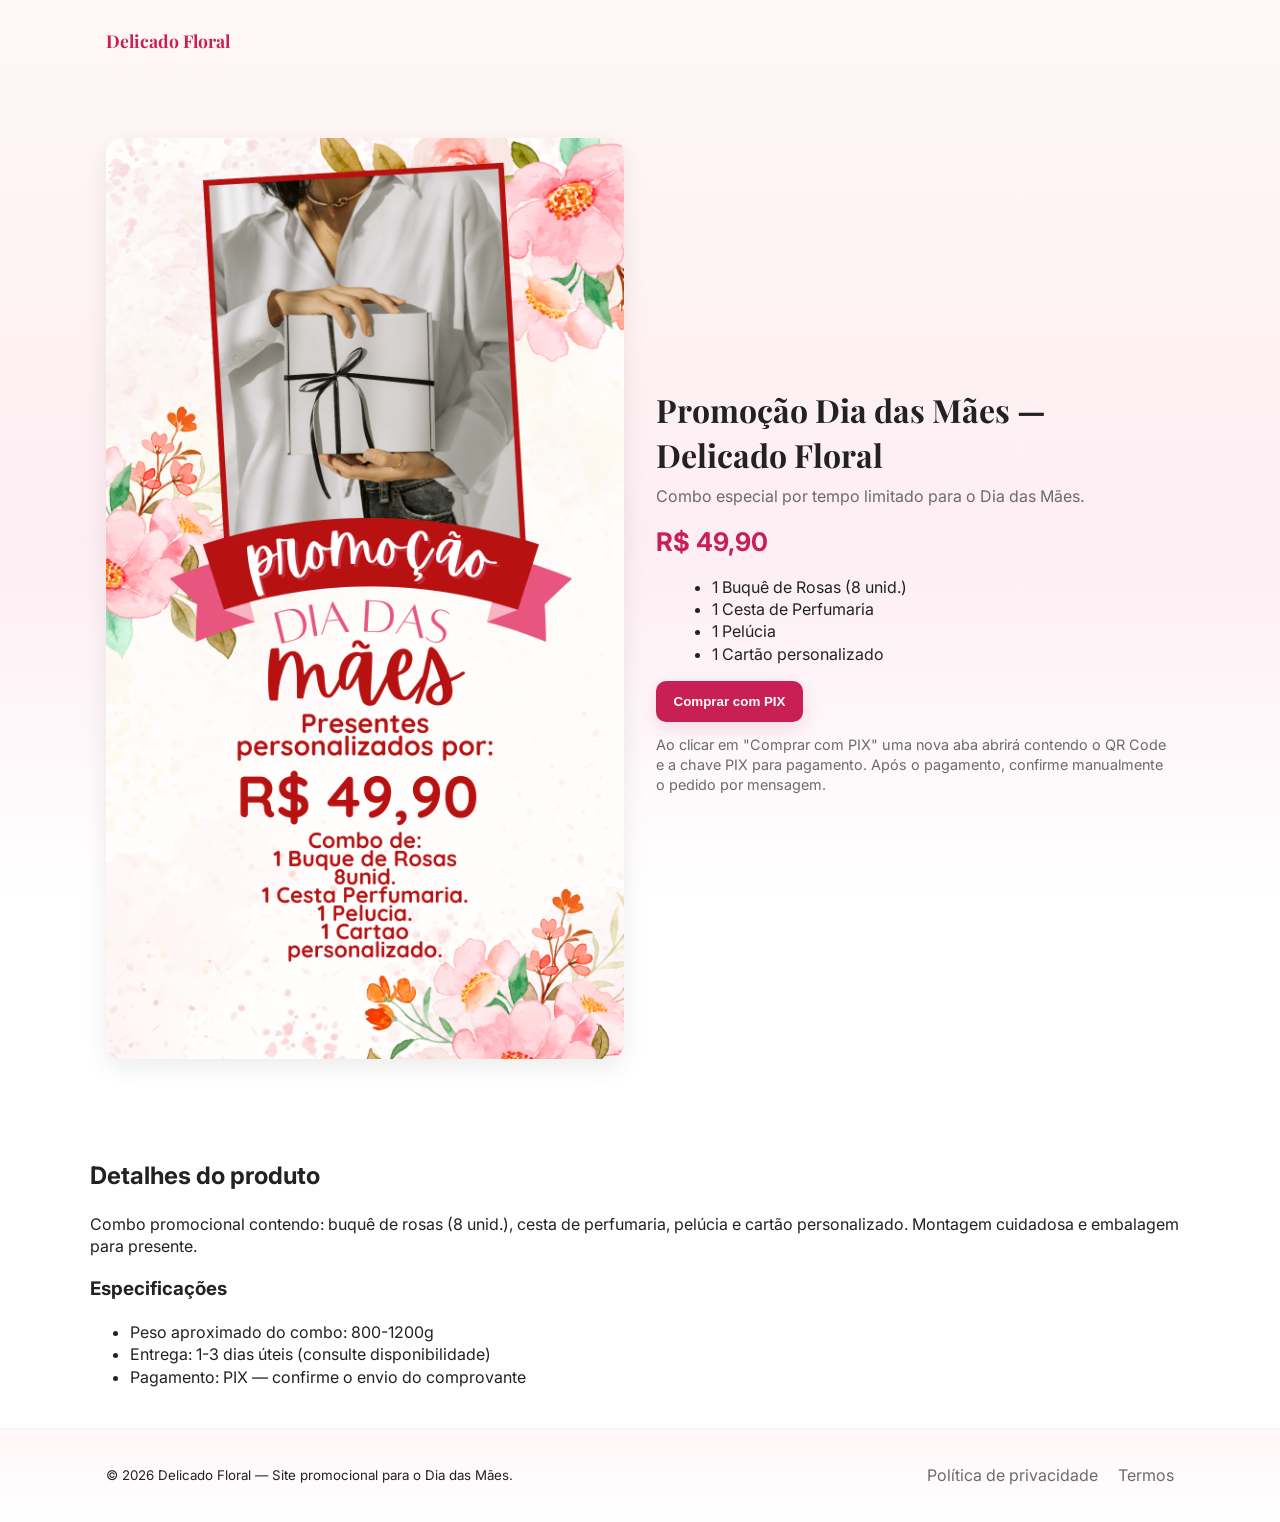
<file: index.html>
<!DOCTYPE html>
<html lang="en">
<head>
        <meta charset="utf-8" />
        <meta name="viewport" content="width=device-width, initial-scale=1" />
        <title>Presente Dia das Mães — Delicado Floral</title>
        <meta name="description" content="Loja exclusiva — presente Delicado Floral para o Dia das Mães. Pagamento via PIX." />
        <link rel="preconnect" href="https://fonts.googleapis.com">
        <link rel="preconnect" href="https://fonts.gstatic.com" crossorigin>
        <link href="https://fonts.googleapis.com/css2?family=Playfair+Display:wght@600;700&family=Inter:wght@300;400;600&display=swap" rel="stylesheet">
        <link rel="stylesheet" href="styles.css" />
</head>
<body>
        <header class="site-header">
            <div class="container header-inner">
                <a class="brand" href="index.html">
                    <span class="brand-text">Delicado Floral</span>
                </a>
            </div>
        </header>

        <main>
            <section class="hero">
                <div class="container hero-grid">
                                <div class="product-media">
                                    <img src="Dia das mães promoção delicado floral story.png" alt="Promoção Dia das Mães" class="product-image" />
                                </div>
                                <div class="product-info">
                                    <h1 class="product-title">Promoção Dia das Mães — Delicado Floral</h1>
                                    <p class="product-sub">Combo especial por tempo limitado para o Dia das Mães.</p>
                                    <div class="price">R$ 49,90</div>

                                    <ul class="features">
                                        <li>1 Buquê de Rosas (8 unid.)</li>
                                        <li>1 Cesta de Perfumaria</li>
                                        <li>1 Pelúcia</li>
                                        <li>1 Cartão personalizado</li>
                                    </ul>

                                    <div class="buy-row">
                                        <button id="buyButton" class="btn btn-buy">Comprar com PIX</button>
                                    </div>

                        <p class="note">Ao clicar em "Comprar com PIX" uma nova aba abrirá contendo o QR Code e a chave PIX para pagamento. Após o pagamento, confirme manualmente o pedido por mensagem.</p>
                    </div>
                </div>
            </section>

            <section class="details container">
                <h2>Detalhes do produto</h2>
                <p>Combo promocional contendo: buquê de rosas (8 unid.), cesta de perfumaria, pelúcia e cartão personalizado. Montagem cuidadosa e embalagem para presente.</p>

                <h3>Especificações</h3>
                <ul>
                    <li>Peso aproximado do combo: 800-1200g</li>
                    <li>Entrega: 1-3 dias úteis (consulte disponibilidade)</li>
                    <li>Pagamento: PIX — confirme o envio do comprovante</li>
                </ul>
            </section>
        </main>

        <footer class="site-footer">
            <div class="container footer-inner">
                <small>© <span id="year"></span> Delicado Floral — Site promocional para o Dia das Mães.</small>
                <nav class="legal">
                    <a href="#">Política de privacidade</a>
                    <a href="#">Termos</a>
                </nav>
            </div>
        </footer>

        <script src="script.js"></script>
    </body>
</html>

</body>
</html>
</file>
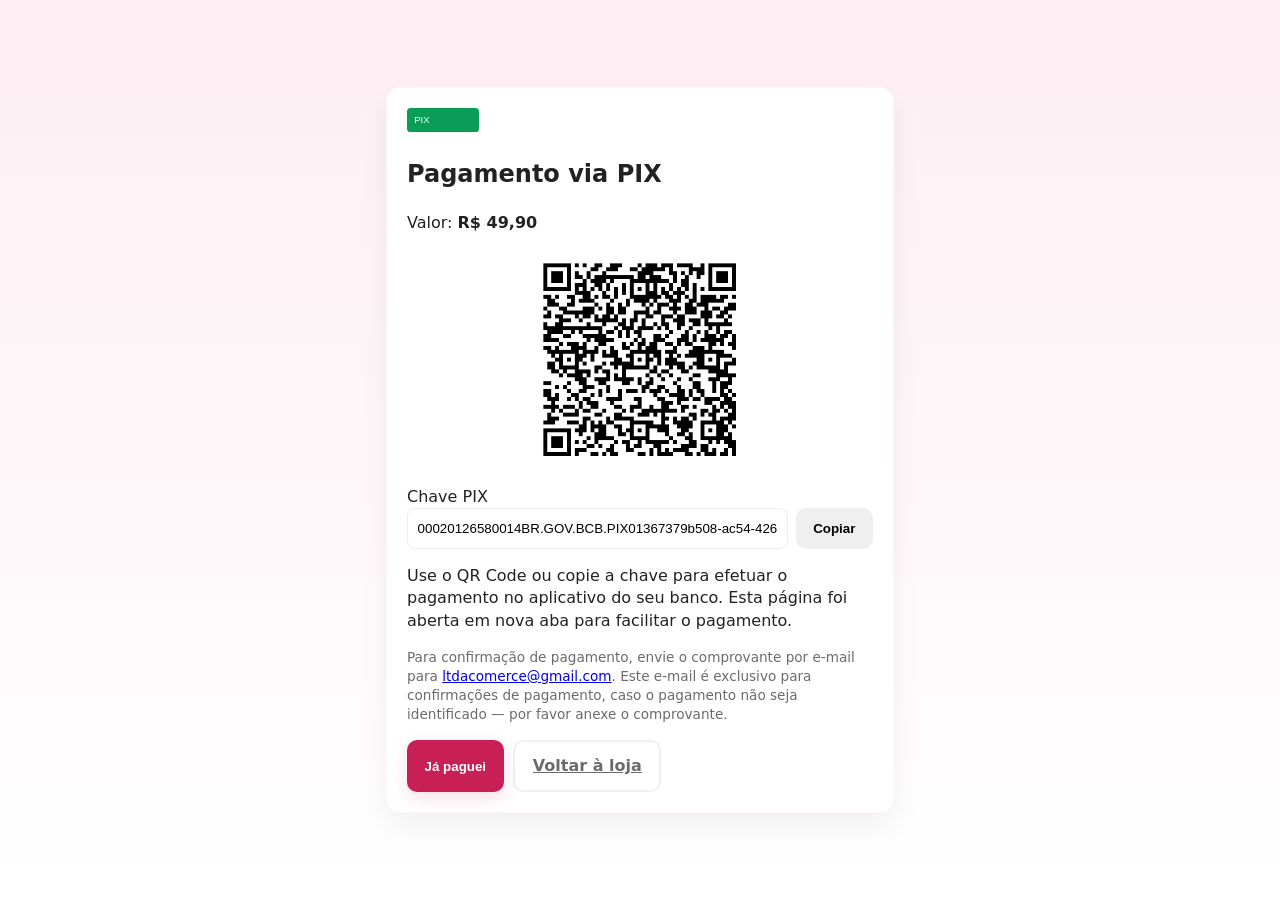
<file: pix.html>
<!doctype html>
<html lang="pt-br">
  <head>
    <meta charset="utf-8" />
    <meta name="viewport" content="width=device-width, initial-scale=1" />
    <title>Pagamento PIX — Delicado Floral</title>
    <meta name="robots" content="noindex,nofollow" />
    <meta name="referrer" content="no-referrer" />
    <link rel="stylesheet" href="styles.css" />
  </head>
  <body class="pix-page">
    <main class="pix-container">
      <section class="pix-card">
        <header>
          <img src="assets/pix-logo.svg" alt="PIX" class="pix-logo" />
          <h1>Pagamento via PIX</h1>
        </header>

        <div class="pix-body">
          <div class="amount">Valor: <strong>R$ 49,90</strong></div>

          <div class="qr-placeholder">
            <img src="QRCode.png" alt="QR Code do pagamento" />
          </div>

          <div class="pix-key-row">
            <label for="pixKey">Chave PIX</label>
            <div class="pix-key-controls">
              <input id="pixKey" readonly value="00020126580014BR.GOV.BCB.PIX01367379b508-ac54-426a-ae5c-116eaa20fd9e520400005303986540549.905802BR5901N6001C62180514DelicadoFloral6304AB44" />
              <button id="copyKey" class="btn">Copiar</button>
            </div>
          </div>

          <p class="pix-instructions">Use o QR Code ou copie a chave para efetuar o pagamento no aplicativo do seu banco. Esta página foi aberta em nova aba para facilitar o pagamento.</p>

          <p class="small" style="margin-top:.6rem">Para confirmação de pagamento, envie o comprovante por e-mail para <a href="mailto:ltdacomerce@gmail.com">ltdacomerce@gmail.com</a>. Este e-mail é exclusivo para confirmações de pagamento, caso o pagamento não seja identificado — por favor anexe o comprovante.</p>

          <div class="actions">
            <button id="done" class="btn btn-buy">Já paguei</button>
            <a href="index.html" class="btn btn-outline">Voltar à loja</a>
          </div>
        </div>
      </section>
    </main>

    <script src="script.js"></script>
  </body>
</html>
</file>
<file: styles.css>
:root{
  /* Paleta temática: Dia das Mães */
  --bg-1: #fff8f6; /* creme claro */
  --bg-2: #fdeef3; /* rosa suave */
  --card: #ffffff; /* cartão branco */
  --accent: #c81f56; /* rosa-avermelhado (CTA) */
  --accent-2: #7bbf7a; /* verde suave para detalhes */
  --muted: #6b6b6b; /* texto secundário */
  --container:1100px;
  --radius:12px;
}

*{box-sizing:border-box}
body{font-family:Inter,system-ui,Segoe UI,Arial;background:linear-gradient(180deg,var(--bg-1) 0%, var(--bg-2) 60%, #ffffff 100%);color:#222;margin:0;line-height:1.4;background-attachment:fixed}
.container{max-width:var(--container);margin:0 auto;padding:1rem}

.site-header{padding:.8rem 0;background:transparent}
.header-inner{display:flex;align-items:center}
.brand{display:flex;gap:.6rem;align-items:center;text-decoration:none;color:var(--accent)}
.brand-logo{width:44px;height:44px}
.brand-text{font-family:'Playfair Display',serif;font-weight:700;font-size:1.1rem;color:var(--accent)}

.hero{padding:2.5rem 0}
.hero-grid{display:grid;grid-template-columns:1fr 1fr;gap:2rem;align-items:center}
.product-image{width:100%;max-width:520px;height:auto;border-radius:16px;box-shadow:0 8px 24px rgba(0,0,0,.08);display:block}
.product-title{font-family:'Playfair Display',serif;font-size:2rem;margin:0}
.product-sub{color:var(--muted);margin:.5rem 0}
.price{font-size:1.6rem;color:var(--accent);font-weight:700;margin:1rem 0}
.features{margin:0 0 1rem 1rem}
.buy-row{display:flex;gap:.6rem;align-items:center}
.btn{padding:.8rem 1.1rem;border-radius:10px;border:0;cursor:pointer;font-weight:600}
.btn-buy{background:var(--accent);color:#fff;box-shadow:0 6px 18px rgba(200,31,86,0.14)}
.btn-buy:hover{transform:translateY(-1px);box-shadow:0 10px 24px rgba(200,31,86,0.18)}
.btn-outline{background:transparent;border:2px solid rgba(0,0,0,.06);color:var(--muted)}
.btn:active{transform:translateY(1px)}
.note{font-size:.9rem;color:var(--muted);margin-top:.8rem}

.details, .testimonials{padding:1.5rem 0}
.site-footer{padding:1.2rem 0;background:linear-gradient(180deg, rgba(255,244,246,0.8), rgba(255,255,255,0.4));border-top:1px solid rgba(200,31,86,0.06)}
.footer-inner{display:flex;justify-content:space-between;align-items:center}
.legal a{color:var(--muted);margin-left:1rem;text-decoration:none}

/* PIX page */
.pix-page{display:flex;align-items:center;justify-content:center;height:100vh;background:linear-gradient(180deg,var(--bg-2), #fff)}
.pix-container{width:100%;max-width:540px;padding:1rem}
.pix-card{background:var(--card);border-radius:14px;padding:1.25rem;box-shadow:0 12px 30px rgba(0,0,0,.06);border:1px solid rgba(200,31,86,0.04)}
.pix-logo{width:72px}
.pix-body{margin-top:1rem}
.qr-placeholder{display:flex;justify-content:center;margin:1rem 0}
.qr-placeholder img{width:220px;height:220px;background:#f5f5f5;border-radius:8px}
.pix-key-row{margin-top:1rem}
.pix-key-controls{display:flex;gap:.5rem}
.pix-key-controls input{flex:1;padding:.6rem;border-radius:8px;border:1px solid #eee}
.actions{display:flex;gap:.6rem;margin-top:1rem}

/* Modal / Checkout */
.modal-backdrop{position:fixed;inset:0;background:rgba(0,0,0,0.45);display:none;align-items:center;justify-content:center;z-index:60}
.modal{background:var(--card);width:100%;max-width:720px;border-radius:12px;padding:1rem;box-shadow:0 20px 50px rgba(0,0,0,.2)}
.modal{background:var(--card);width:100%;max-width:720px;border-radius:12px;padding:1rem;box-shadow:0 20px 50px rgba(0,0,0,.2);max-height:90vh;overflow:auto}
.modal .modal-grid{display:grid;grid-template-columns:1fr 320px;gap:1rem}
.modal h3{margin:0 0 .5rem 0}
.form-row{display:flex;gap:.5rem;margin-bottom:.6rem}
.form-row input, .form-row select, textarea{flex:1;padding:.6rem;border-radius:8px;border:1px solid #eee}
.cep-row{display:flex;gap:.5rem}
.small{font-size:.85rem;color:var(--muted)}
.region-list{max-height:160px;overflow:auto;border:1px solid #f0f0f0;padding:.5rem;border-radius:8px}
.checklist{display:flex;flex-direction:column;gap:.4rem;margin-top:.6rem}
.modal-actions{display:flex;justify-content:space-between;align-items:center;margin-top:1rem;padding-top:.6rem;border-top:1px solid #faf0f2;position:sticky;bottom:0;background:linear-gradient(rgba(255,248,250,0.98), rgba(255,252,253,0.98));}
.show{display:flex}

@media (max-width:900px){
  .modal .modal-grid{grid-template-columns:1fr}
}

@media (max-width:900px){
  .hero{padding:1rem 0}
  .hero-grid{grid-template-columns:1fr;gap:1rem}
  .product-image{max-width:360px;border-radius:12px;margin:0 auto;height:auto}
  /* Centralizar conteúdo para celular */
  .header-inner{justify-content:center}
  .brand-text{font-size:1.2rem}
  .container{padding:.75rem}
  .product-title{text-align:center;font-size:1.6rem}
  .product-sub{text-align:center}
  .price{text-align:center}
  .features{margin-left:0;display:flex;flex-direction:column;align-items:center;gap:.25rem}
  .buy-row{flex-direction:column;align-items:stretch}
  .btn{width:100%}
  .note{text-align:center}
  .footer-inner{flex-direction:column;gap:.5rem;text-align:center}
}
</file>
